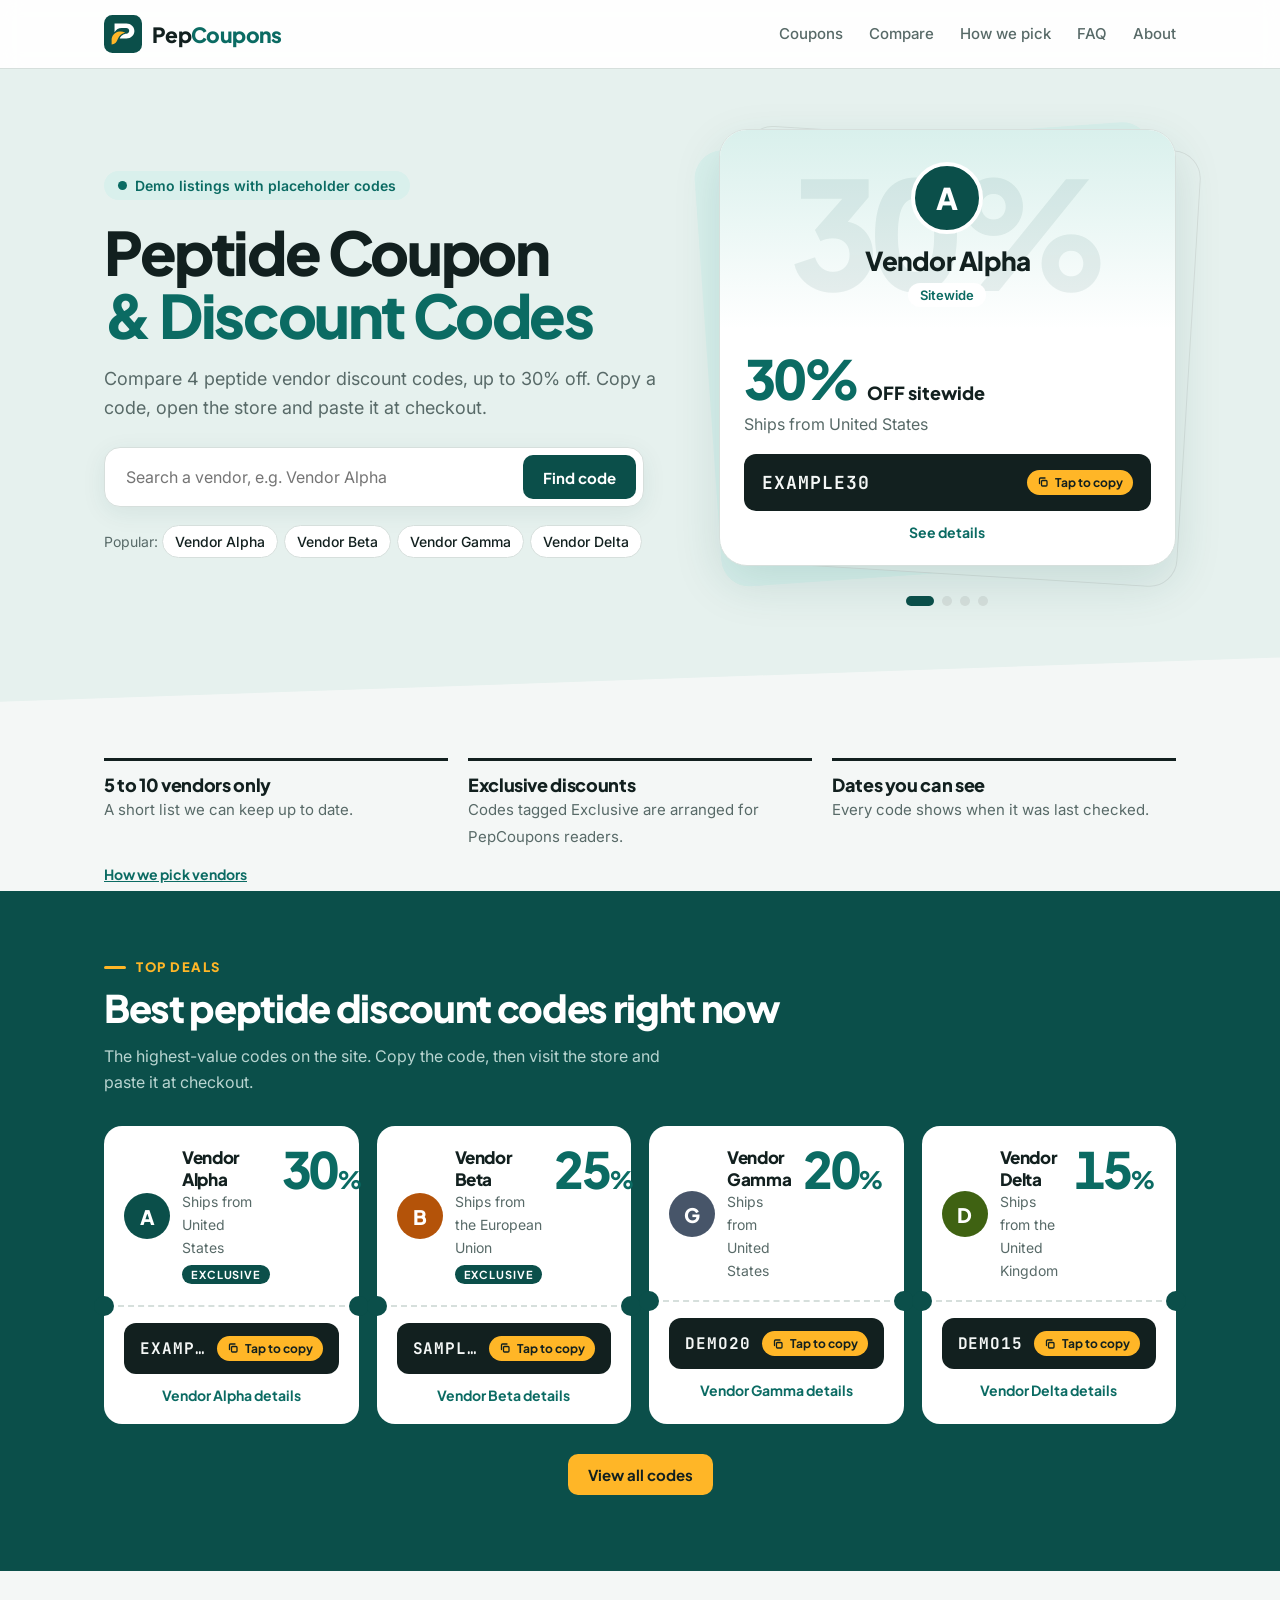
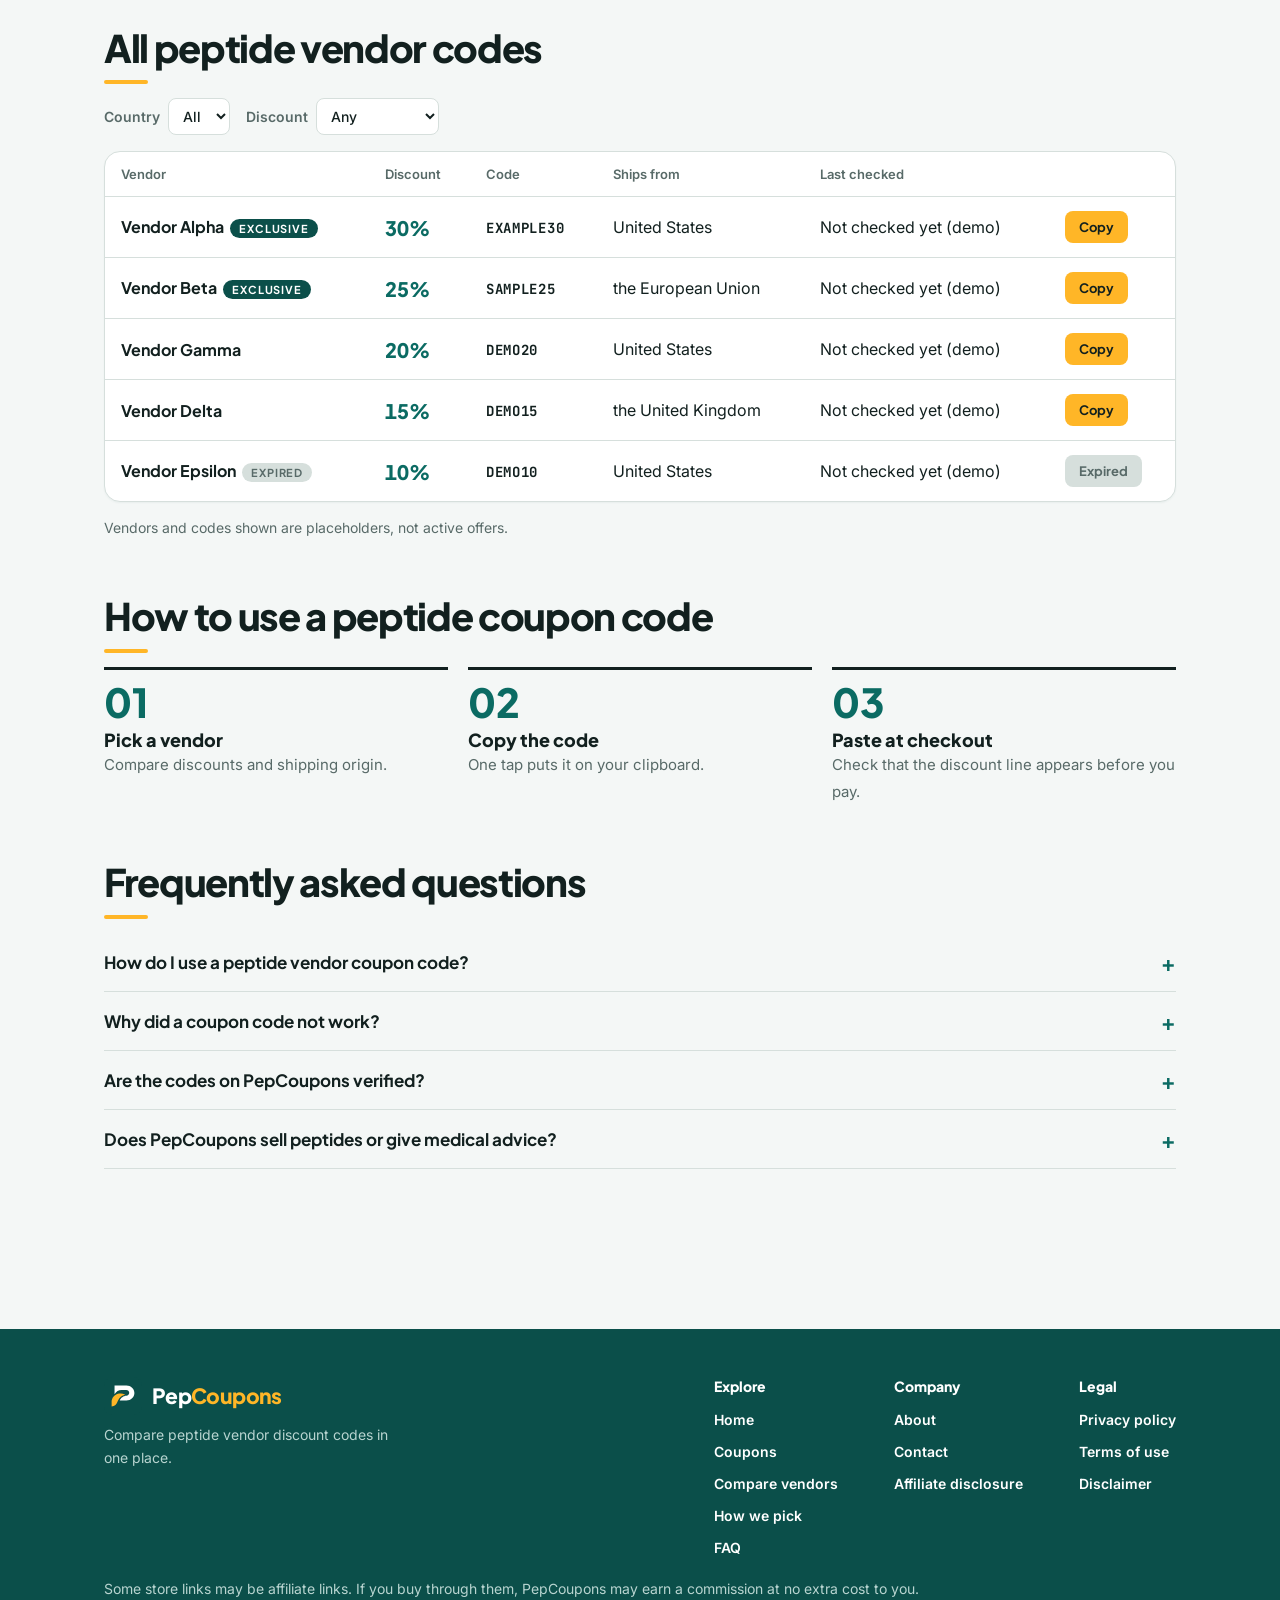
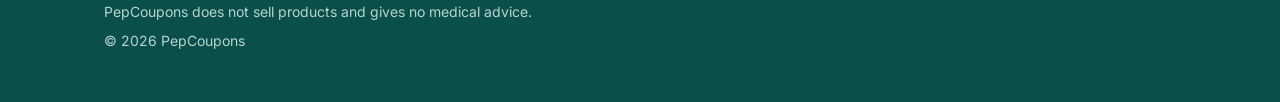
<file: index.html>
<!DOCTYPE html><html lang="en"><head><meta charset="utf-8"><meta name="viewport" content="width=device-width,initial-scale=1,viewport-fit=cover"><title>Peptide Coupon &amp; Discount Codes – Compare Vendor Promo Codes | PepCoupons</title><meta name="description" content="Compare 4 peptide vendor discount codes, up to 30% off. Copy a code, see where each vendor ships from and check when it was last checked."><link rel="canonical" href="https://pepcoupons.site/"><meta name="robots" content="index,follow,max-image-preview:large"><meta property="og:type" content="website"><meta property="og:site_name" content="PepCoupons"><meta property="og:title" content="Peptide Coupon &amp; Discount Codes – Compare Vendor Promo Codes | PepCoupons"><meta property="og:description" content="Compare 4 peptide vendor discount codes, up to 30% off. Copy a code, see where each vendor ships from and check when it was last checked."><meta property="og:url" content="https://pepcoupons.site/"><meta property="og:image" content="https://pepcoupons.site/og-image.png"><meta name="twitter:card" content="summary_large_image"><meta name="twitter:image" content="https://pepcoupons.site/og-image.png"><meta name="theme-color" content="#0b4f4a"><link rel="icon" href="./favicon.svg" type="image/svg+xml"><link rel="icon" href="./favicon.ico" sizes="any"><link rel="apple-touch-icon" href="./apple-touch-icon.png"><link rel="preconnect" href="https://fonts.googleapis.com"><link rel="preconnect" href="https://fonts.gstatic.com" crossorigin><link rel="stylesheet" href="https://fonts.googleapis.com/css2?family=Plus+Jakarta+Sans:wght@500;700;800&family=Inter:wght@400;500;600&family=JetBrains+Mono:wght@500;700&display=swap"><link rel="stylesheet" href="./style.css"><script type="application/ld+json">[{"@context": "https://schema.org", "@type": "WebSite", "name": "PepCoupons", "url": "https://pepcoupons.site/"}, {"@context": "https://schema.org", "@type": "Organization", "name": "PepCoupons", "url": "https://pepcoupons.site/"}, {"@context": "https://schema.org", "@type": "ItemList", "name": "Peptide vendor discount codes", "itemListElement": [{"@type": "ListItem", "position": 1, "name": "Vendor Alpha discount code", "url": "https://pepcoupons.site/vendor-alpha/"}, {"@type": "ListItem", "position": 2, "name": "Vendor Beta discount code", "url": "https://pepcoupons.site/vendor-beta/"}, {"@type": "ListItem", "position": 3, "name": "Vendor Gamma discount code", "url": "https://pepcoupons.site/vendor-gamma/"}, {"@type": "ListItem", "position": 4, "name": "Vendor Delta discount code", "url": "https://pepcoupons.site/vendor-delta/"}, {"@type": "ListItem", "position": 5, "name": "Vendor Epsilon discount code", "url": "https://pepcoupons.site/vendor-epsilon/"}]}, {"@context": "https://schema.org", "@type": "FAQPage", "mainEntity": [{"@type": "Question", "name": "How do I use a peptide vendor coupon code?", "acceptedAnswer": {"@type": "Answer", "text": "Copy the code, open the vendor's store, add products to your cart and paste the code into the discount field at checkout. Check that a discount line appears before you pay."}}, {"@type": "Question", "name": "Why did a coupon code not work?", "acceptedAnswer": {"@type": "Answer", "text": "Codes can expire, apply only to some products or need a minimum order. Check the terms on the vendor's site, and use the last-checked date on each listing to see how recent the code is."}}, {"@type": "Question", "name": "Are the codes on PepCoupons verified?", "acceptedAnswer": {"@type": "Answer", "text": "Each listing shows the date it was last checked. Listings marked as demo are placeholders and are not active offers."}}, {"@type": "Question", "name": "Does PepCoupons sell peptides or give medical advice?", "acceptedAnswer": {"@type": "Answer", "text": "No. PepCoupons only lists discount codes from vendors. It does not sell products and nothing on the site is medical advice."}}]}]</script></head><body><header><div class="w"><nav aria-label="Main"><a class="logo" href="./"><svg viewBox="0 0 100 100" aria-hidden="true"><rect class="lb" width="100" height="100" rx="22"/><g transform="translate(-1.910 0.452) scale(0.07742)"><path fill="#fff" d="M383,285L787,285C936.7,285 1058,398.7 1058,539C1058,679.3 936.7,793 787,793L560,793C591,703 693,630 783,630C837.7,630 882,585.7 882,531C882,476.3 837.7,432 783,432L620,432C520,432 440,480 383,582Z"/><path fill="#ffb627" d="M284,995C395,990 450,920 498,799C547,681 627,628 745,596C581,511 366,567 299,750C290,775 284,795 284,818L284,995Z"/></g></svg><span>Pep<em>Coupons</em></span></a><a href="./coupons/">Coupons</a><a href="./compare/">Compare</a><a href="./how-we-pick/">How we pick</a><a href="./faq/">FAQ</a><a href="./about/">About</a></nav></div></header><main id="main"><section class="hero"><div class="w hg"><div><p class="pill">Demo listings with placeholder codes</p><h1>Peptide Coupon <em>&amp; Discount Codes</em></h1><p class="lead">Compare 4 peptide vendor discount codes, up to 30% off. Copy a code, open the store and paste it at checkout.</p><div class="sb"><input id="q" type="search" placeholder="Search a vendor, e.g. Vendor Alpha" aria-label="Search a vendor or code"><button class="btn" id="go" type="button">Find code</button></div><p class="pop">Popular: <a href="./vendor-alpha/">Vendor Alpha</a><a href="./vendor-beta/">Vendor Beta</a><a href="./vendor-gamma/">Vendor Gamma</a><a href="./vendor-delta/">Vendor Delta</a></p></div><div id="hc"><div class="stack"><div class="fc" id="fcard" aria-live="off"></div></div><div class="dots" id="dots"></div></div></div></section><section class="w why"><ul><li><b>5 to 10 vendors only</b><span>A short list we can keep up to date.</span></li><li><b>Exclusive discounts</b><span>Codes tagged Exclusive are arranged for PepCoupons readers.</span></li><li><b>Dates you can see</b><span>Every code shows when it was last checked.</span></li></ul><p><a href="./how-we-pick/">How we pick vendors</a></p></section><section class="dk" id="deals"><div class="w"><p class="kick">TOP DEALS</p><h2>Best peptide discount codes right now</h2><p class="sbt">The highest-value codes on the site. Copy the code, then visit the store and paste it at checkout.</p><ul class="grid"><li class="cd"><div class="tt"><div class="ch"><span class="sm" style="background:#0b4f4a" aria-hidden="true">A</span><div><h3 class="vn"><a href="./vendor-alpha/">Vendor Alpha</a></h3><p class="ep">Ships from United States</p><span class="tg e">Exclusive</span></div></div><p class="dn">30<small>%</small></p></div><div class="perf"></div><div class="tb"><button class="cbtn" type="button" data-code="EXAMPLE30"><code>EXAMPLE30</code><span>Tap to copy</span></button><a class="gl" href="./vendor-alpha/">Vendor Alpha details</a></div></li><li class="cd"><div class="tt"><div class="ch"><span class="sm" style="background:#b45309" aria-hidden="true">B</span><div><h3 class="vn"><a href="./vendor-beta/">Vendor Beta</a></h3><p class="ep">Ships from the European Union</p><span class="tg e">Exclusive</span></div></div><p class="dn">25<small>%</small></p></div><div class="perf"></div><div class="tb"><button class="cbtn" type="button" data-code="SAMPLE25"><code>SAMPLE25</code><span>Tap to copy</span></button><a class="gl" href="./vendor-beta/">Vendor Beta details</a></div></li><li class="cd"><div class="tt"><div class="ch"><span class="sm" style="background:#475569" aria-hidden="true">G</span><div><h3 class="vn"><a href="./vendor-gamma/">Vendor Gamma</a></h3><p class="ep">Ships from United States</p></div></div><p class="dn">20<small>%</small></p></div><div class="perf"></div><div class="tb"><button class="cbtn" type="button" data-code="DEMO20"><code>DEMO20</code><span>Tap to copy</span></button><a class="gl" href="./vendor-gamma/">Vendor Gamma details</a></div></li><li class="cd"><div class="tt"><div class="ch"><span class="sm" style="background:#3f6212" aria-hidden="true">D</span><div><h3 class="vn"><a href="./vendor-delta/">Vendor Delta</a></h3><p class="ep">Ships from the United Kingdom</p></div></div><p class="dn">15<small>%</small></p></div><div class="perf"></div><div class="tb"><button class="cbtn" type="button" data-code="DEMO15"><code>DEMO15</code><span>Tap to copy</span></button><a class="gl" href="./vendor-delta/">Vendor Delta details</a></div></li></ul><p class="more"><a class="btn y" href="#all">View all codes</a></p></div></section><section class="w sec" id="all"><h2>All peptide vendor codes</h2><div class="flt"><label>Country<select id="fcty"><option value="">All</option><option value="EU">EU</option><option value="UK">UK</option><option value="US">US</option></select></label><label>Discount<select id="fmin"><option value="0">Any</option><option value="15">15% and up</option><option value="25">25% and up</option></select></label></div><div class="tw"><table><thead><tr><th scope="col">Vendor</th><th scope="col">Discount</th><th scope="col">Code</th><th scope="col">Ships from</th><th scope="col">Last checked</th><th scope="col"><span class="sr">Copy</span></th></tr></thead><tbody id="tb"><tr data-n="vendor alpha example30" data-d="30" data-c="US"><th scope="row"><a href="./vendor-alpha/">Vendor Alpha</a><span class="tg e">Exclusive</span></th><td class="dp">30%</td><td><code>EXAMPLE30</code></td><td>United States</td><td>Not checked yet (demo)</td><td><button class="cp" type="button" data-code="EXAMPLE30">Copy</button></td></tr><tr data-n="vendor beta sample25" data-d="25" data-c="EU"><th scope="row"><a href="./vendor-beta/">Vendor Beta</a><span class="tg e">Exclusive</span></th><td class="dp">25%</td><td><code>SAMPLE25</code></td><td>the European Union</td><td>Not checked yet (demo)</td><td><button class="cp" type="button" data-code="SAMPLE25">Copy</button></td></tr><tr data-n="vendor gamma demo20" data-d="20" data-c="US"><th scope="row"><a href="./vendor-gamma/">Vendor Gamma</a></th><td class="dp">20%</td><td><code>DEMO20</code></td><td>United States</td><td>Not checked yet (demo)</td><td><button class="cp" type="button" data-code="DEMO20">Copy</button></td></tr><tr data-n="vendor delta demo15" data-d="15" data-c="UK"><th scope="row"><a href="./vendor-delta/">Vendor Delta</a></th><td class="dp">15%</td><td><code>DEMO15</code></td><td>the United Kingdom</td><td>Not checked yet (demo)</td><td><button class="cp" type="button" data-code="DEMO15">Copy</button></td></tr><tr data-n="vendor epsilon demo10" data-d="10" data-c="US"><th scope="row"><a href="./vendor-epsilon/">Vendor Epsilon</a><span class="tg x">Expired</span></th><td class="dp">10%</td><td><code>DEMO10</code></td><td>United States</td><td>Not checked yet (demo)</td><td><button class="cp" type="button" data-code="DEMO10" disabled>Expired</button></td></tr></tbody></table></div><p class="none" id="none" hidden>No vendors match. Try another name or clear the filters.</p><p class="note">Vendors and codes shown are placeholders, not active offers.</p></section><section class="w sec"><h2>How to use a peptide coupon code</h2><ol class="steps"><li><b>Pick a vendor</b><span>Compare discounts and shipping origin.</span></li><li><b>Copy the code</b><span>One tap puts it on your clipboard.</span></li><li><b>Paste at checkout</b><span>Check that the discount line appears before you pay.</span></li></ol></section><section class="w sec" id="faq"><h2>Frequently asked questions</h2><div class="fq"><details><summary>How do I use a peptide vendor coupon code?</summary><p>Copy the code, open the vendor&#x27;s store, add products to your cart and paste the code into the discount field at checkout. Check that a discount line appears before you pay.</p></details><details><summary>Why did a coupon code not work?</summary><p>Codes can expire, apply only to some products or need a minimum order. Check the terms on the vendor&#x27;s site, and use the last-checked date on each listing to see how recent the code is.</p></details><details><summary>Are the codes on PepCoupons verified?</summary><p>Each listing shows the date it was last checked. Listings marked as demo are placeholders and are not active offers.</p></details><details><summary>Does PepCoupons sell peptides or give medical advice?</summary><p>No. PepCoupons only lists discount codes from vendors. It does not sell products and nothing on the site is medical advice.</p></details></div></section></main><footer><div class="w"><div class="fg"><div class="fb"><a class="logo" href="./"><svg viewBox="0 0 100 100" aria-hidden="true"><rect class="lb" width="100" height="100" rx="22"/><g transform="translate(-1.910 0.452) scale(0.07742)"><path fill="#fff" d="M383,285L787,285C936.7,285 1058,398.7 1058,539C1058,679.3 936.7,793 787,793L560,793C591,703 693,630 783,630C837.7,630 882,585.7 882,531C882,476.3 837.7,432 783,432L620,432C520,432 440,480 383,582Z"/><path fill="#ffb627" d="M284,995C395,990 450,920 498,799C547,681 627,628 745,596C581,511 366,567 299,750C290,775 284,795 284,818L284,995Z"/></g></svg><span>Pep<em>Coupons</em></span></a><p>Compare peptide vendor discount codes in one place.</p></div><div class="fcols"><nav aria-label="Explore"><b>Explore</b><a href="./">Home</a><a href="./coupons/">Coupons</a><a href="./compare/">Compare vendors</a><a href="./how-we-pick/">How we pick</a><a href="./faq/">FAQ</a></nav><nav aria-label="Company"><b>Company</b><a href="./about/">About</a><a href="./contact/">Contact</a><a href="./affiliate-disclosure/">Affiliate disclosure</a></nav><nav aria-label="Legal"><b>Legal</b><a href="./privacy-policy/">Privacy policy</a><a href="./terms/">Terms of use</a><a href="./disclaimer/">Disclaimer</a></nav></div></div><p class="fn">Some store links may be affiliate links. If you buy through them, PepCoupons may earn a commission at no extra cost to you. PepCoupons does not sell products and gives no medical advice.</p><p class="fn">&copy; 2026 PepCoupons</p></div></footer><script>window.PC=[{"name": "Vendor Alpha", "slug": "vendor-alpha", "discount": 30, "code": "EXAMPLE30", "ship": "United States", "type": "Sitewide", "color": "#0b4f4a", "logo": ""}, {"name": "Vendor Beta", "slug": "vendor-beta", "discount": 25, "code": "SAMPLE25", "ship": "the European Union", "type": "Sitewide", "color": "#b45309", "logo": ""}, {"name": "Vendor Gamma", "slug": "vendor-gamma", "discount": 20, "code": "DEMO20", "ship": "United States", "type": "Sitewide", "color": "#475569", "logo": ""}, {"name": "Vendor Delta", "slug": "vendor-delta", "discount": 15, "code": "DEMO15", "ship": "the United Kingdom", "type": "Sitewide", "color": "#3f6212", "logo": ""}]</script><script src="./script.js" defer></script></body></html>
</file>
<file: style.css>
:root{--bg:#f4f7f6;--sf:#fff;--ink:#12201f;--mu:#586a68;--ln:#d6dfdc;--ac:#0b6b63;--btn:#0b4f4a;--abg:#d9f0ec;--tint:#e6f1ee;--sun:#ffb627;--nv:#0b4f4a;--d:"Plus Jakarta Sans","Segoe UI",Arial,sans-serif;--b:"Inter","Segoe UI",system-ui,sans-serif;--m:"JetBrains Mono",Consolas,monospace}
@media (prefers-color-scheme:dark){:root{--bg:#0b1514;--sf:#122120;--ink:#eaf3f1;--mu:#93a8a5;--ln:#243a38;--ac:#5fd1c4;--btn:#14806f;--abg:#14403b;--tint:#0f1c1b;--nv:#06100f}}
*{box-sizing:border-box}[hidden]{display:none!important}
body{margin:0;background:var(--bg);color:var(--ink);font:400 16px/1.65 var(--b)}
.w{max-width:1120px;margin:0 auto;padding:0 24px}a{color:inherit}:focus-visible{outline:3px solid var(--btn);outline-offset:3px}
.sr{position:absolute;width:1px;height:1px;overflow:hidden;clip:rect(0 0 0 0)}
header{position:sticky;top:0;z-index:5;background:var(--bg);border-bottom:1px solid var(--ln);padding-top:env(safe-area-inset-top,0)}
nav[aria-label=Main]{display:flex;align-items:center;gap:26px;height:68px}
.logo{display:flex;align-items:center;gap:10px;font:800 21px var(--d);letter-spacing:-.03em;text-decoration:none;margin-right:auto}
.logo em{color:var(--ac);font-style:normal}.logo svg{width:38px;height:38px;flex:none}.lb{fill:var(--btn)}.nt{fill:var(--bg)}
nav[aria-label=Main] a:not(.logo){color:var(--mu);text-decoration:none;font-weight:500;font-size:15px}
nav[aria-label=Main] a:not(.logo):hover{color:var(--ink)}
h1{font:800 clamp(34px,5.6vw,60px)/1.05 var(--d);letter-spacing:-.04em;margin:0 0 18px}h1 em{font-style:normal;color:var(--ac);display:block}
h2{font:800 clamp(26px,3.6vw,38px)/1.1 var(--d);letter-spacing:-.035em;margin:0 0 14px}
.btn{background:var(--btn);color:#fff;border:0;border-radius:10px;padding:11px 20px;font:700 15px var(--d);cursor:pointer;text-decoration:none;display:inline-block}
.btn.y{background:var(--sun);color:#12201f}
.hero{background:linear-gradient(180deg,var(--tint),var(--bg));padding:56px 0 64px}
.hg{display:grid;grid-template-columns:1.1fr .9fr;gap:56px;align-items:center}
.pill{display:inline-flex;align-items:center;gap:8px;background:var(--abg);color:var(--ac);font:600 14px var(--b);padding:6px 14px;border-radius:99px;margin:0 0 20px}
.pill:before{content:"";width:9px;height:9px;border-radius:50%;background:var(--ac)}
.lead{font-size:18px;color:var(--mu);max-width:31em;margin:0 0 24px}
.sb{display:flex;background:var(--sf);border:1px solid var(--ln);border-radius:16px;padding:7px;max-width:540px;box-shadow:0 6px 24px #0b4f4a14}
.sb input{flex:1;min-width:0;border:0;background:transparent;color:var(--ink);padding:12px 14px;font:400 16px var(--b)}.sb input:focus{outline:none}.sb:focus-within{border-color:var(--btn)}
.stack{position:relative;animation:float 6s ease-in-out infinite}
.stack:before,.stack:after{content:"";position:absolute;inset:0;border-radius:28px}
.stack:before{background:var(--abg);transform:rotate(-4deg) translate(-12px,6px);animation:s1 7s ease-in-out infinite}
.stack:after{background:var(--tint);border:1px solid var(--ln);transform:rotate(3.5deg) translate(14px,8px);animation:s2 8s ease-in-out infinite}
@keyframes float{50%{transform:translateY(-10px)}}@keyframes s1{50%{transform:rotate(-6deg) translate(-16px,8px)}}@keyframes s2{50%{transform:rotate(5.5deg) translate(18px,10px)}}
@keyframes pop{from{opacity:0;transform:translateY(14px)}to{opacity:1;transform:none}}
.fc{position:relative;z-index:1;min-height:420px;background:var(--sf);border:1px solid var(--ln);border-radius:28px;overflow:hidden;box-shadow:0 18px 48px #0b4f4a22}
.slide{animation:pop .5s ease}
.fc .top{position:relative;text-align:center;padding:32px 20px 22px;background:linear-gradient(var(--abg),var(--sf))}
.wm{position:absolute;inset:0;display:grid;place-items:center;font:800 150px var(--d);color:var(--btn);opacity:.08;letter-spacing:-.06em}
.lg{position:relative;width:72px;height:72px;border-radius:50%;display:grid;place-items:center;color:#fff;font:800 30px var(--d);margin:0 auto 10px;border:4px solid var(--sf);object-fit:cover}
.nm{position:relative;font:800 26px var(--d);letter-spacing:-.03em;margin:0}
.bdg{position:relative;display:inline-block;background:var(--sf);color:var(--ac);font:600 13px var(--b);padding:4px 12px;border-radius:99px;margin-top:6px}
.bot{padding:22px 24px 24px}.pc{display:flex;align-items:baseline;font:800 54px/1 var(--d);letter-spacing:-.04em;color:var(--ac);margin:0}
.pc small{font-size:18px;color:var(--ink);letter-spacing:0;margin-left:8px;white-space:nowrap}.ship{color:var(--mu);margin:6px 0 16px}
.cbtn{display:flex;justify-content:space-between;align-items:center;gap:10px;width:100%;background:var(--ink);color:var(--bg);border:0;border-radius:12px;padding:13px 16px;cursor:pointer;font:inherit}
.cbtn code{font:700 16px var(--m);letter-spacing:.06em;overflow:hidden;text-overflow:ellipsis;color:inherit}
.cbtn span{font:700 12px var(--d);background:var(--sun);color:#12201f;padding:5px 10px;border-radius:99px;white-space:nowrap}
.cbtn.done span{background:var(--bg);color:var(--ink)}.cbtn:disabled{opacity:.55;cursor:not-allowed}
.fc .cbtn{padding:16px 18px}.fc .cbtn code{font-size:18px}.gl{display:block;text-align:center;font:700 14px var(--d);color:var(--ac);text-decoration:none;margin-top:12px}.gl:hover{text-decoration:underline}
.dots{display:flex;justify-content:center;gap:8px;margin-top:30px}
.dots button{width:10px;height:10px;border-radius:99px;border:0;background:var(--ln);padding:0;cursor:pointer;transition:width .25s}
.dots button[aria-current=true]{width:28px;background:var(--btn)}
.dk{background:var(--nv);background-image:radial-gradient(#ffffff14 1px,transparent 1px);background-size:22px 22px;color:#fff;padding:60px 0 68px}
.kick{color:var(--sun);font:800 13px var(--d);letter-spacing:.12em;display:flex;align-items:center;gap:10px;margin:0 0 12px}.kick:before{content:"";width:22px;height:3px;background:var(--sun);border-radius:2px}
.sbt{color:#b8d4d0;max-width:36em;margin:0 0 30px}.more{margin:30px 0 0;text-align:center}
.grid{list-style:none;margin:0;padding:0;display:grid;grid-template-columns:repeat(auto-fill,minmax(250px,1fr));gap:18px}
.cd{background:var(--sf);color:var(--ink);border-radius:18px}.cd.ex{opacity:.7}
.tt{display:flex;justify-content:space-between;align-items:flex-start;gap:12px;padding:20px 20px 18px}.ch{display:flex;gap:12px;align-items:center}
.sm{width:46px;height:46px;border-radius:50%;display:grid;place-items:center;color:#fff;font:800 20px var(--d);flex:none;object-fit:cover}
.vn{font:800 17px var(--d);letter-spacing:-.02em;margin:0}.vn a{text-decoration:none}.vn a:hover{text-decoration:underline}.ep{font-size:14px;color:var(--mu);margin:0}
.dn{font:800 50px/.9 var(--d);letter-spacing:-.05em;color:var(--ac);margin:0}.dn small{font-size:24px;letter-spacing:0}
.tg{display:inline-block;font:700 11px var(--d);letter-spacing:.08em;text-transform:uppercase;padding:3px 9px;border-radius:99px;margin-left:6px}
.tg.n{background:var(--sun);color:#12201f}.tg.x{background:var(--ln);color:var(--mu)}.ep+.tg{margin:6px 0 0}
.perf{position:relative;border-top:2px dashed var(--ln);margin:0 14px}
.perf:before,.perf:after{content:"";position:absolute;top:-11px;width:20px;height:20px;border-radius:50%;background:var(--nv)}.perf:before{left:-24px}.perf:after{right:-24px}
.tb{padding:16px 20px 20px}
.sec{padding:56px 24px 0}.sec:last-of-type{padding-bottom:70px}
.flt{display:flex;gap:16px;flex-wrap:wrap;margin:0 0 16px}.flt label{font:600 14px var(--b);color:var(--mu);display:flex;gap:8px;align-items:center}
select{border:1px solid var(--ln);background:var(--sf);color:var(--ink);border-radius:8px;padding:8px 10px;font:500 14px var(--b)}
.tw{overflow-x:auto;border:1px solid var(--ln);border-radius:16px;background:var(--sf)}
table{width:100%;border-collapse:collapse;min-width:640px}th,td{padding:14px 16px;text-align:left;border-top:1px solid var(--ln)}
thead th{border-top:0;font:600 13px var(--b);color:var(--mu)}tbody th{font:700 16px var(--d)}tbody th a{text-decoration:none}tbody th a:hover{text-decoration:underline}
.dp{font:800 20px var(--d);color:var(--ac)}td code{font:700 14px var(--m);letter-spacing:.05em}
.cp{background:var(--sun);color:#12201f;border:0;border-radius:8px;padding:8px 14px;font:700 13px var(--d);cursor:pointer}.cp.done{background:var(--btn);color:#fff}.cp:disabled{background:var(--ln);color:var(--mu);cursor:not-allowed}
.none,.note{color:var(--mu);font-size:14px;margin:14px 0 0}
.steps{list-style:none;margin:0;padding:0;display:grid;grid-template-columns:repeat(3,1fr);gap:20px;counter-reset:s}
.steps li{border-top:3px solid var(--ink);padding-top:12px;counter-increment:s}.steps li:before{content:"0" counter(s);display:block;font:800 40px/1 var(--d);color:var(--ac);margin-bottom:6px}
.steps b{display:block;font:800 18px var(--d)}.steps span{color:var(--mu);font-size:15px}
.fq details{border-bottom:1px solid var(--ln)}.fq summary{cursor:pointer;font:700 17px var(--d);padding:18px 0;list-style:none}.fq summary::-webkit-details-marker{display:none}
.fq summary:after{content:"+";float:right;color:var(--ac);font-size:22px;line-height:1}.fq details[open] summary:after{content:"–"}.fq p{margin:0 0 18px;color:var(--mu);max-width:46em}
.crumb{padding:24px 0 0;font-size:14px;color:var(--mu)}.crumb a{color:var(--ac);text-decoration:none;font-weight:500}
.tk{display:grid;grid-template-columns:300px 1fr;background:var(--sf);border:1px solid var(--ln);border-radius:24px;margin:24px 0 0;box-shadow:0 18px 48px #0b4f4a14}
.tl{background:var(--nv);color:#fff;border-radius:23px 0 0 23px;padding:32px 30px;display:flex;flex-direction:column;justify-content:space-between;min-height:340px}
.tl small{font:700 13px var(--d);letter-spacing:.08em;text-transform:uppercase;color:#b8d4d0}.tl b{font:800 130px/.9 var(--d);letter-spacing:-.06em;color:var(--sun)}.tl i{font-size:52px;font-style:normal;letter-spacing:0}.tl span{font:800 20px var(--d)}
.tr{position:relative;padding:34px 38px;border-left:2px dashed var(--ln)}
.tr:before,.tr:after{content:"";position:absolute;left:-10px;width:18px;height:18px;border-radius:50%;background:var(--bg)}.tr:before{top:-9px}.tr:after{bottom:-9px}
.tr h1{font-size:clamp(30px,4.4vw,48px);margin:0 0 12px}.ans{color:var(--mu);margin:0 0 22px;max-width:36em}.ans strong{color:var(--ink);font-family:var(--m)}
.tr .cbtn{max-width:460px;margin-bottom:24px}.tr .cbtn code{font-size:22px}
.facts{display:flex;gap:10px 30px;flex-wrap:wrap;margin:0 0 20px}.facts dt{color:var(--mu);font-size:14px}.facts dd{margin:0;font:700 15px var(--d)}
.ol{list-style:none;margin:0;padding:0;display:flex;gap:10px;flex-wrap:wrap}.ol a{display:block;border:1px solid var(--ln);border-radius:12px;padding:11px 18px;text-decoration:none;font:700 15px var(--d)}.ol a span{color:var(--ac);margin-left:10px}
.sbar{display:none}
.prose{padding-top:40px;padding-bottom:70px;max-width:760px}.prose h2{font-size:24px;margin:28px 0 8px}
footer{border-top:1px solid var(--ln);padding:34px 0 40px;margin-top:70px;color:var(--mu);font-size:14px}
.fg{display:flex;justify-content:space-between;gap:30px;flex-wrap:wrap;margin-bottom:18px}.fg p{margin:8px 0 0}.fg nav{display:flex;gap:22px}.fg nav a{text-decoration:none;font-weight:600}.fn{margin:6px 0;max-width:60em}
@media (max-width:820px){.hg{grid-template-columns:1fr;gap:40px}nav[aria-label=Main] a:not(.logo){display:none}.steps{grid-template-columns:1fr}.wm{font-size:110px}
.tk{grid-template-columns:1fr}.tl{border-radius:23px 23px 0 0;min-height:0;gap:18px}.tl b{font-size:100px}.tr{border-left:0;border-top:2px dashed var(--ln);padding:28px 22px}
.tr:before,.tr:after{top:-10px;bottom:auto}.tr:before{left:-9px}.tr:after{left:auto;right:-9px}
.sbar{display:flex;position:fixed;left:0;right:0;bottom:0;z-index:6;gap:12px;align-items:center;justify-content:space-between;background:var(--ink);color:var(--bg);padding:12px 18px calc(12px + env(safe-area-inset-bottom,0));box-shadow:0 -8px 24px #0003}
.sbar code{font:700 17px var(--m);letter-spacing:.05em}body{padding-bottom:70px}}
@media (prefers-reduced-motion:reduce){.stack,.stack:before,.stack:after,.slide{animation:none}}
.tg.e{background:var(--btn);color:#fff}
.why{padding-top:44px;padding-bottom:8px}.why ul{list-style:none;margin:0;padding:0;display:grid;grid-template-columns:repeat(3,1fr);gap:20px}
.why li{border-top:3px solid var(--ink);padding-top:12px}.why b{display:block;font:800 18px var(--d);letter-spacing:-.02em}.why span{color:var(--mu);font-size:15px}
.why p{margin:16px 0 0;font:700 14px var(--d)}.why a{color:var(--ac)}
.gt{min-width:0}.gt th{width:34%;font:600 14px var(--b);color:var(--mu);text-align:left}
.pcon{display:grid;grid-template-columns:1fr 1fr;gap:20px;margin-top:18px}.pcon h3{font:800 18px var(--d);margin:0 0 6px}.pcon ul{margin:0;padding-left:20px;color:var(--mu)}
.prose.wide{max-width:1120px}.prose ul{padding-left:20px}.prose li{margin-bottom:8px}
@media (max-width:820px){.why ul,.pcon{grid-template-columns:1fr}}

/* ---- polish pass ---- */
html{scroll-behavior:smooth}
::selection{background:var(--sun);color:#12201f}
body{-webkit-font-smoothing:antialiased}
h1,h2{text-wrap:balance}p{text-wrap:pretty}
.dn,.dp,.pc,.tl b,.wm{font-variant-numeric:tabular-nums}
header{background:color-mix(in srgb,var(--sf) 88%,transparent);-webkit-backdrop-filter:blur(10px);backdrop-filter:blur(10px)}
.hero{background:var(--tint);padding:60px 0 96px;clip-path:polygon(0 0,100% 0,100% 93%,0 100%)}
.pop{margin:18px 0 0;font-size:14px;color:var(--mu)}
.pop a{display:inline-block;margin:0 6px 6px 0;padding:4px 12px;border:1px solid var(--ln);border-radius:99px;background:var(--sf);color:var(--ink);text-decoration:none;font-weight:500}
.pop a:hover{border-color:var(--btn)}
.why{padding-top:56px}
.dk{background:var(--nv);background-image:none;padding:68px 0 76px}
.btn{transition:transform .15s,filter .15s}.btn:hover{filter:brightness(1.1);transform:translateY(-1px)}.btn:active{transform:none}
.cd{transition:transform .2s ease,box-shadow .2s ease}.cd:hover{transform:translateY(-4px);box-shadow:0 16px 32px #0007}.cd.ex:hover{transform:none;box-shadow:none}
.cbtn span{display:inline-flex;align-items:center}
.cbtn span:before{content:"";width:12px;height:12px;margin-right:6px;background:currentColor;-webkit-mask:url("data:image/svg+xml,%3Csvg xmlns='http://www.w3.org/2000/svg' viewBox='0 0 24 24' fill='none' stroke='black' stroke-width='2.6' stroke-linecap='round' stroke-linejoin='round'%3E%3Crect x='9' y='9' width='11' height='11' rx='2'/%3E%3Cpath d='M5 15V6a2 2 0 0 1 2-2h9'/%3E%3C/svg%3E") center/contain no-repeat;mask:url("data:image/svg+xml,%3Csvg xmlns='http://www.w3.org/2000/svg' viewBox='0 0 24 24' fill='none' stroke='black' stroke-width='2.6' stroke-linecap='round' stroke-linejoin='round'%3E%3Crect x='9' y='9' width='11' height='11' rx='2'/%3E%3Cpath d='M5 15V6a2 2 0 0 1 2-2h9'/%3E%3C/svg%3E") center/contain no-repeat}
.cbtn.done span:before{-webkit-mask-image:url("data:image/svg+xml,%3Csvg xmlns='http://www.w3.org/2000/svg' viewBox='0 0 24 24' fill='none' stroke='black' stroke-width='3' stroke-linecap='round' stroke-linejoin='round'%3E%3Cpath d='M5 12.5l4.5 4.5L19 7.5'/%3E%3C/svg%3E");mask-image:url("data:image/svg+xml,%3Csvg xmlns='http://www.w3.org/2000/svg' viewBox='0 0 24 24' fill='none' stroke='black' stroke-width='3' stroke-linecap='round' stroke-linejoin='round'%3E%3Cpath d='M5 12.5l4.5 4.5L19 7.5'/%3E%3C/svg%3E")}
.cbtn:disabled span:before{display:none}
.sec h2:after{content:"";display:block;width:44px;height:4px;background:var(--sun);border-radius:2px;margin-top:12px}
tbody tr:hover{background:var(--tint)}
.tw{box-shadow:0 1px 2px #0b4f4a0d}
footer{background:var(--nv);color:#b8d4d0;border:0;margin-top:90px;padding:48px 0 44px}
footer .logo{color:#fff}footer .logo em{color:var(--sun)}footer .nt{fill:var(--nv)}footer .fg nav a{color:#fff}footer .fg p{color:#b8d4d0}

.fg{align-items:flex-start}.fb{max-width:300px}
.fcols{display:flex;gap:56px;flex-wrap:wrap}.fcols nav{display:flex;flex-direction:column;gap:9px}
.fcols b{color:#fff;font:800 14px var(--d);margin-bottom:4px}.fcols a{font-weight:500}
.prose .note{margin:0 0 18px}
@media (max-width:820px){.fcols{gap:36px}}
</file>
